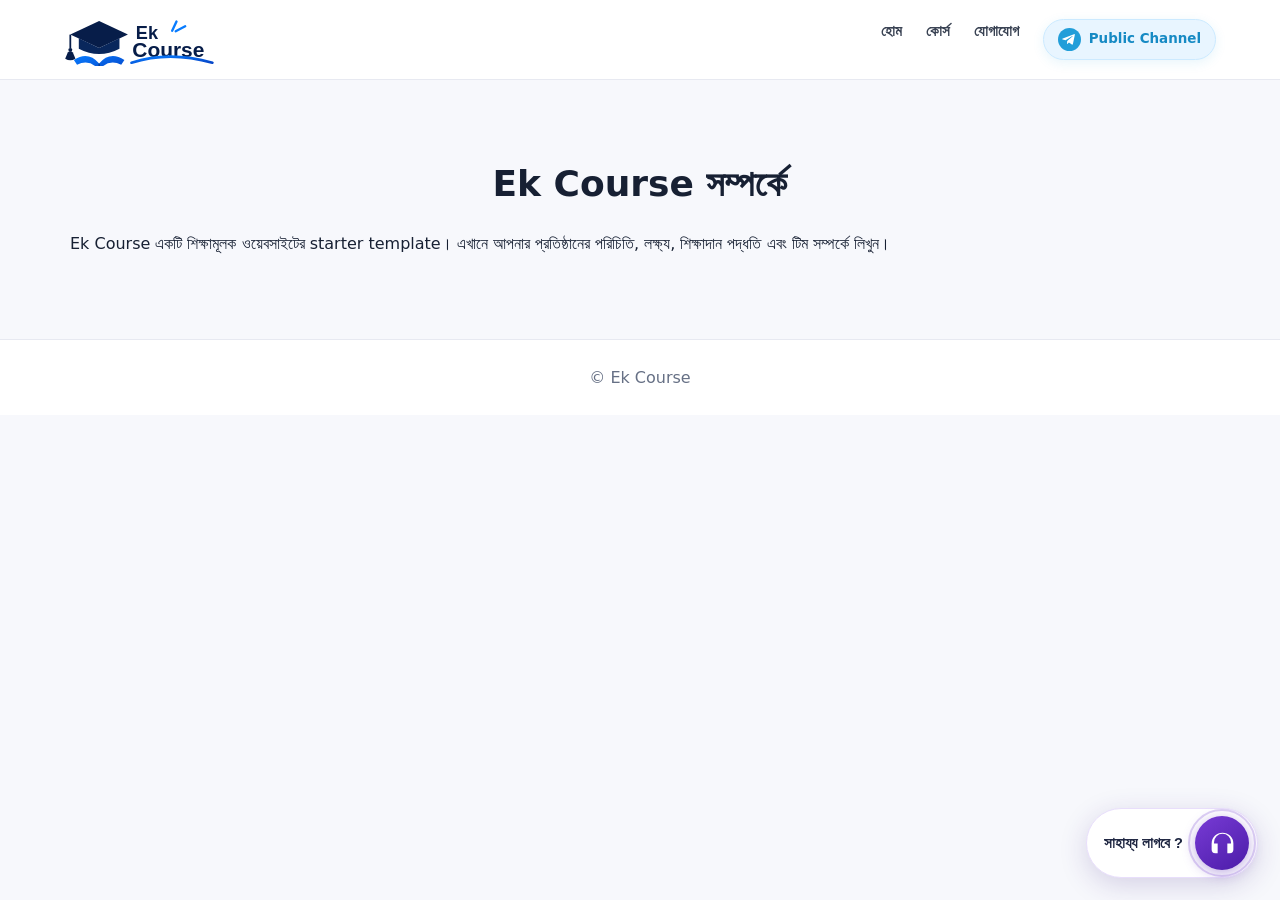
<file: about/index.html>
<!doctype html><html lang="bn"><head><meta charset="utf-8"><meta name="viewport" content="width=device-width,initial-scale=1"><title>আমাদের সম্পর্কে | Ek Course</title><link rel="stylesheet" href="../assets/style.css"><link rel="icon" type="image/svg+xml" href="../icon.svg"></head><body><header class="site-header"><a class="brand" href="../"><img src="../logo.svg" alt="Ek Course" width="150" height="54"></a><nav><a href="../">হোম</a><a href="../courses/">কোর্স</a><a href="../contact/">যোগাযোগ</a><a class="channel-top-link" href="https://t.me/EkPathshala" target="_blank" rel="noopener noreferrer"><span class="channel-top-icon"><svg viewBox="0 0 24 24" aria-hidden="true"><path d="M21.8 4.2 18.7 19c-.2 1.1-.9 1.4-1.8.9l-5-3.7-2.4 2.3c-.3.3-.5.5-1 .5l.4-5.1 9.3-8.4c.4-.4-.1-.6-.6-.2L6.1 12.5 1.2 11c-1.1-.3-1.1-1 .2-1.5L20.5 2c.9-.3 1.7.2 1.3 2.2Z"/></svg></span><span>Public Channel</span></a></nav></header><main class="section"><h2>Ek Course সম্পর্কে</h2><article><p>Ek Course একটি শিক্ষামূলক ওয়েবসাইটের starter template। এখানে আপনার প্রতিষ্ঠানের পরিচিতি, লক্ষ্য, শিক্ষাদান পদ্ধতি এবং টিম সম্পর্কে লিখুন।</p></article></main><footer>© Ek Course</footer><div class="help-launcher" id="helpLauncher"><div class="help-menu" id="helpMenu" aria-hidden="true"><div class="help-menu-title"><strong>যোগাযোগ করুন</strong><small>আপনার পছন্দের মাধ্যমে মেসেজ দিন</small></div><a class="help-choice help-whatsapp" href="https://wa.me/8801835542454" target="_blank" rel="noopener noreferrer"><span class="help-choice-icon"><svg viewBox="0 0 32 32"><path d="M16 3.2A12.5 12.5 0 0 0 5.3 22.1L3.7 28l6.1-1.6A12.5 12.5 0 1 0 16 3.2Z"/></svg></span><span><b>WhatsApp</b><small>সরাসরি মেসেজ করুন</small></span><i>›</i></a><a class="help-choice help-telegram" href="https://t.me/ektk_support_bot" target="_blank" rel="noopener noreferrer"><span class="help-choice-icon"><svg viewBox="0 0 24 24"><path d="M21.8 4.2 18.7 19c-.2 1.1-.9 1.4-1.8.9l-5-3.7-2.4 2.3c-.3.3-.5.5-1 .5l.4-5.1 9.3-8.4c.4-.4-.1-.6-.6-.2L6.1 12.5 1.2 11c-1.1-.3-1.1-1 .2-1.5L20.5 2c.9-.3 1.7.2 1.3 2.2Z"/></svg></span><span><b>Telegram</b><small>@ektk_support</small></span><i>›</i></a></div><button class="help-trigger" id="helpTrigger" type="button" aria-expanded="false" aria-controls="helpMenu"><span class="help-label">সাহায্য লাগবে ?</span><span class="help-headset"><svg viewBox="0 0 24 24"><path d="M12 3a9 9 0 0 0-9 9v5a3 3 0 0 0 3 3h2v-8H5v-1a7 7 0 0 1 14 0v1h-3v8h2a3 3 0 0 0 3-3v-5a9 9 0 0 0-9-9Z"/></svg><span class="help-x">×</span></span></button></div><script>(function(){const r=document.getElementById('helpLauncher'),b=document.getElementById('helpTrigger'),m=document.getElementById('helpMenu');if(!r||!b||!m)return;b.addEventListener('click',()=>{const o=b.getAttribute('aria-expanded')!=='true';b.setAttribute('aria-expanded',String(o));m.classList.toggle('is-open',o);m.setAttribute('aria-hidden',String(!o))});document.addEventListener('click',e=>{if(!e.target.closest('#helpLauncher')){b.setAttribute('aria-expanded','false');m.classList.remove('is-open');m.setAttribute('aria-hidden','true')}})})();</script></body></html>
</file>
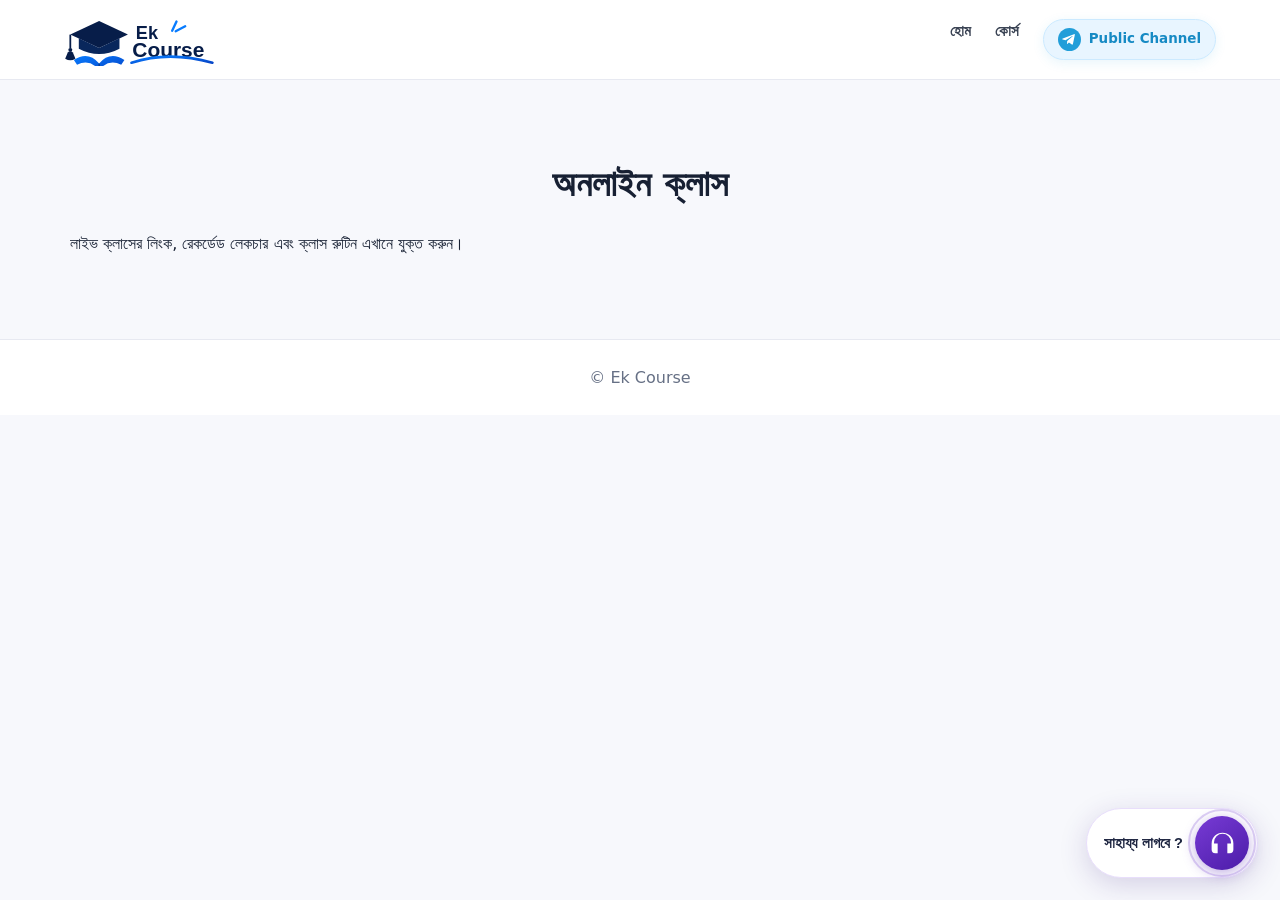
<file: class/index.html>
<!doctype html><html lang="bn"><head><meta charset="utf-8"><meta name="viewport" content="width=device-width,initial-scale=1"><title>ক্লাস | Ek Course</title><link rel="stylesheet" href="../assets/style.css"><link rel="icon" type="image/svg+xml" href="../icon.svg"></head><body><header class="site-header"><a class="brand" href="../"><img src="../logo.svg" alt="Ek Course" width="150" height="54"></a><nav><a href="../">হোম</a><a href="../courses/">কোর্স</a><a class="channel-top-link" href="https://t.me/EkPathshala" target="_blank" rel="noopener noreferrer"><span class="channel-top-icon"><svg viewBox="0 0 24 24" aria-hidden="true"><path d="M21.8 4.2 18.7 19c-.2 1.1-.9 1.4-1.8.9l-5-3.7-2.4 2.3c-.3.3-.5.5-1 .5l.4-5.1 9.3-8.4c.4-.4-.1-.6-.6-.2L6.1 12.5 1.2 11c-1.1-.3-1.1-1 .2-1.5L20.5 2c.9-.3 1.7.2 1.3 2.2Z"/></svg></span><span>Public Channel</span></a></nav></header><main class="section"><h2>অনলাইন ক্লাস</h2><article><p>লাইভ ক্লাসের লিংক, রেকর্ডেড লেকচার এবং ক্লাস রুটিন এখানে যুক্ত করুন।</p></article></main><footer>© Ek Course</footer><div class="help-launcher" id="helpLauncher"><div class="help-menu" id="helpMenu" aria-hidden="true"><div class="help-menu-title"><strong>যোগাযোগ করুন</strong><small>আপনার পছন্দের মাধ্যমে মেসেজ দিন</small></div><a class="help-choice help-whatsapp" href="https://wa.me/8801835542454" target="_blank" rel="noopener noreferrer"><span class="help-choice-icon"><svg viewBox="0 0 32 32"><path d="M16 3.2A12.5 12.5 0 0 0 5.3 22.1L3.7 28l6.1-1.6A12.5 12.5 0 1 0 16 3.2Z"/></svg></span><span><b>WhatsApp</b><small>সরাসরি মেসেজ করুন</small></span><i>›</i></a><a class="help-choice help-telegram" href="https://t.me/ektk_support_bot" target="_blank" rel="noopener noreferrer"><span class="help-choice-icon"><svg viewBox="0 0 24 24"><path d="M21.8 4.2 18.7 19c-.2 1.1-.9 1.4-1.8.9l-5-3.7-2.4 2.3c-.3.3-.5.5-1 .5l.4-5.1 9.3-8.4c.4-.4-.1-.6-.6-.2L6.1 12.5 1.2 11c-1.1-.3-1.1-1 .2-1.5L20.5 2c.9-.3 1.7.2 1.3 2.2Z"/></svg></span><span><b>Telegram</b><small>@ektk_support</small></span><i>›</i></a></div><button class="help-trigger" id="helpTrigger" type="button" aria-expanded="false" aria-controls="helpMenu"><span class="help-label">সাহায্য লাগবে ?</span><span class="help-headset"><svg viewBox="0 0 24 24"><path d="M12 3a9 9 0 0 0-9 9v5a3 3 0 0 0 3 3h2v-8H5v-1a7 7 0 0 1 14 0v1h-3v8h2a3 3 0 0 0 3-3v-5a9 9 0 0 0-9-9Z"/></svg><span class="help-x">×</span></span></button></div><script>(function(){const r=document.getElementById('helpLauncher'),b=document.getElementById('helpTrigger'),m=document.getElementById('helpMenu');if(!r||!b||!m)return;b.addEventListener('click',()=>{const o=b.getAttribute('aria-expanded')!=='true';b.setAttribute('aria-expanded',String(o));m.classList.toggle('is-open',o);m.setAttribute('aria-hidden',String(!o))});document.addEventListener('click',e=>{if(!e.target.closest('#helpLauncher')){b.setAttribute('aria-expanded','false');m.classList.remove('is-open');m.setAttribute('aria-hidden','true')}})})();</script></body></html>
</file>
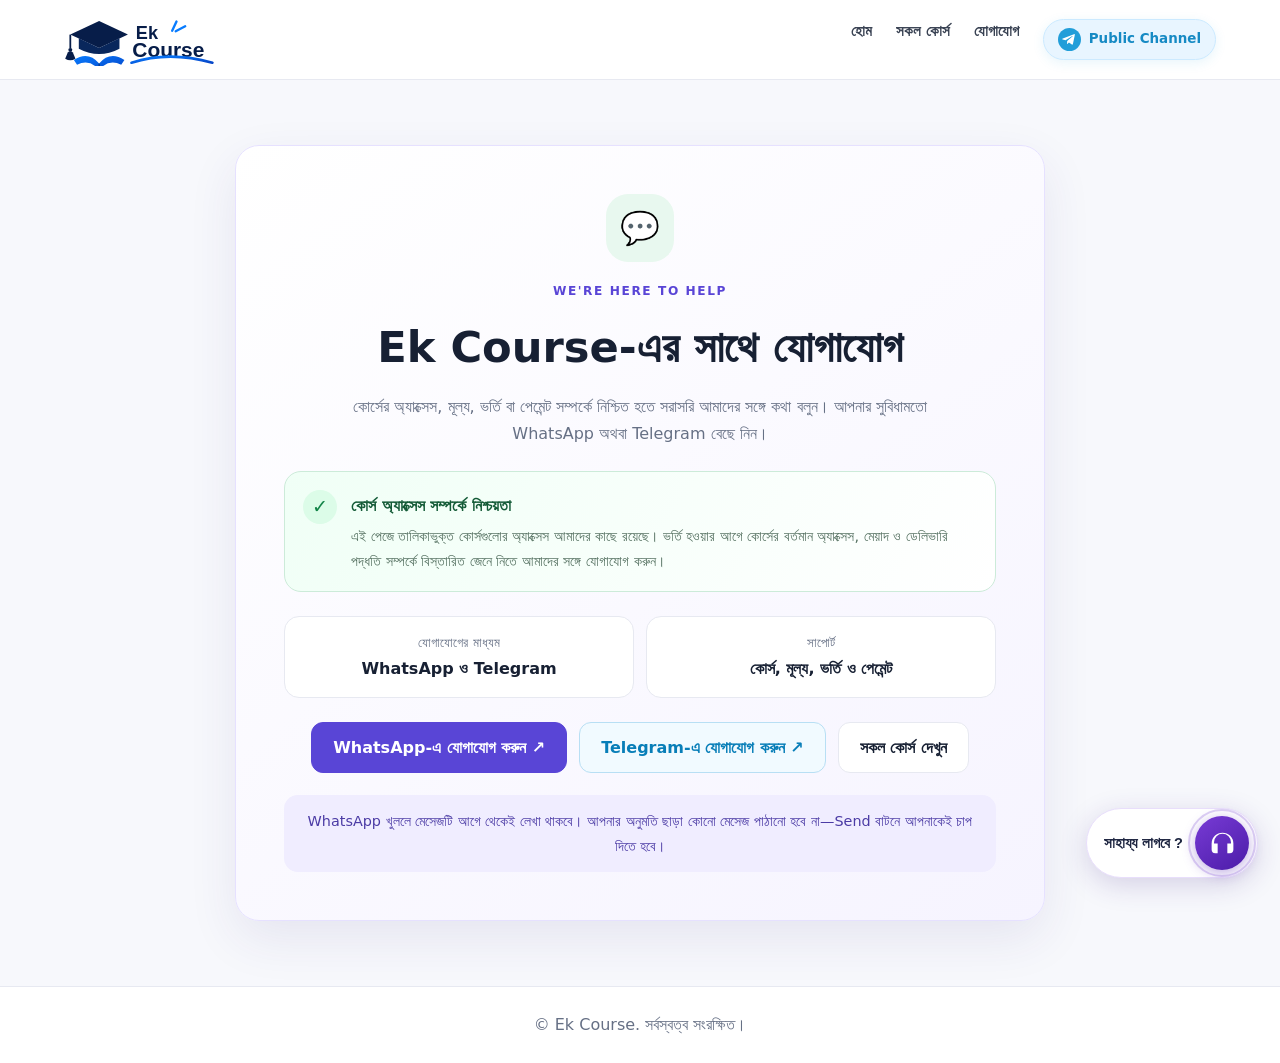
<file: contact/index.html>
<!doctype html><html lang="bn"><head><meta charset="utf-8"><meta name="viewport" content="width=device-width,initial-scale=1"><title>যোগাযোগ | Ek Course</title><meta name="description" content="Ek Course-এর সাথে WhatsApp-এ যোগাযোগ করুন।"><link rel="stylesheet" href="../assets/style.css"><style>
.contact-wrap{max-width:850px;margin:0 auto}.contact-panel{background:linear-gradient(145deg,#fff,#f6f4ff);border:1px solid #e6e1ff;border-radius:24px;padding:clamp(24px,5vw,48px);box-shadow:0 18px 50px rgba(50,40,120,.09);text-align:center;animation:contactUp .6s both}.contact-icon{width:68px;height:68px;margin:0 auto 14px;border-radius:22px;background:#e8f8ef;display:grid;place-items:center;font-size:2rem}.contact-panel h1{font-size:clamp(1.8rem,5vw,2.7rem);margin:8px 0}.contact-panel>p{color:var(--muted);max-width:600px;margin:0 auto 22px}.contact-trust{display:flex;gap:14px;align-items:flex-start;text-align:left;margin:24px 0 16px;padding:18px;border:1px solid #ccebd9;border-radius:17px;background:linear-gradient(120deg,#f0fff6,#fff)}.trust-mark{flex:0 0 34px;width:34px;height:34px;border-radius:50%;display:grid;place-items:center;background:#dcfce8;color:#128447;font-weight:900;font-size:1.2rem}.contact-trust strong{display:block;color:#145b37;margin:2px 0 5px}.contact-trust p{margin:0;color:#547060;font-size:.9rem;line-height:1.7}.telegram-contact{border-color:#b8dff4!important;color:#087eb8!important;background:#f1faff!important}.contact-detail{display:grid;grid-template-columns:1fr 1fr;gap:12px;margin:24px 0}.contact-detail div{padding:15px;border-radius:15px;background:#fff;border:1px solid var(--line)}.contact-detail small{display:block;color:var(--muted)}.contact-actions{display:flex;justify-content:center;flex-wrap:wrap;gap:12px}.contact-hint{margin-top:22px;padding:14px;border-radius:14px;background:#f0edff;color:#4b3ba5;font-size:.9rem}@keyframes contactUp{from{opacity:0;transform:translateY(18px)}to{opacity:1;transform:translateY(0)}}@media(max-width:560px){.contact-detail{grid-template-columns:1fr}.contact-panel{border-radius:18px}}@media(prefers-reduced-motion:reduce){.contact-panel{animation:none}}
</style><link rel="icon" type="image/svg+xml" href="../icon.svg"></head><body><header class="site-header"><a class="brand" href="../"><img src="../logo.svg" alt="Ek Course" width="150" height="54"></a><nav><a href="../">হোম</a><a href="../courses/">সকল কোর্স</a><a href="./">যোগাযোগ</a><a class="channel-top-link" href="https://t.me/EkPathshala" target="_blank" rel="noopener noreferrer"><span class="channel-top-icon"><svg viewBox="0 0 24 24" aria-hidden="true"><path d="M21.8 4.2 18.7 19c-.2 1.1-.9 1.4-1.8.9l-5-3.7-2.4 2.3c-.3.3-.5.5-1 .5l.4-5.1 9.3-8.4c.4-.4-.1-.6-.6-.2L6.1 12.5 1.2 11c-1.1-.3-1.1-1 .2-1.5L20.5 2c.9-.3 1.7.2 1.3 2.2Z"/></svg></span><span>Public Channel</span></a></nav></header><main class="section contact-wrap"><div class="contact-panel"><div class="contact-icon">💬</div><span class="section-kicker">WE'RE HERE TO HELP</span><h1>Ek Course-এর সাথে যোগাযোগ</h1><p>কোর্সের অ্যাক্সেস, মূল্য, ভর্তি বা পেমেন্ট সম্পর্কে নিশ্চিত হতে সরাসরি আমাদের সঙ্গে কথা বলুন। আপনার সুবিধামতো WhatsApp অথবা Telegram বেছে নিন।</p><div class="contact-trust"><span class="trust-mark">✓</span><div><strong>কোর্স অ্যাক্সেস সম্পর্কে নিশ্চয়তা</strong><p>এই পেজে তালিকাভুক্ত কোর্সগুলোর অ্যাক্সেস আমাদের কাছে রয়েছে। ভর্তি হওয়ার আগে কোর্সের বর্তমান অ্যাক্সেস, মেয়াদ ও ডেলিভারি পদ্ধতি সম্পর্কে বিস্তারিত জেনে নিতে আমাদের সঙ্গে যোগাযোগ করুন।</p></div></div><div class="contact-detail"><div><small>যোগাযোগের মাধ্যম</small><strong>WhatsApp ও Telegram</strong></div><div><small>সাপোর্ট</small><strong>কোর্স, মূল্য, ভর্তি ও পেমেন্ট</strong></div></div><div class="contact-actions"><a class="btn primary" href="https://wa.me/8801835542454?text=%E0%A6%86%E0%A6%B8%E0%A6%B8%E0%A6%BE%E0%A6%B2%E0%A6%BE%E0%A6%AE%E0%A7%81%20%E0%A6%86%E0%A6%B2%E0%A6%BE%E0%A6%87%E0%A6%95%E0%A7%81%E0%A6%AE%2C%20%E0%A6%86%E0%A6%AE%E0%A6%BF%20Ek%20Course-%E0%A6%8F%E0%A6%B0%20Contact%20Page%20%E0%A6%A5%E0%A7%87%E0%A6%95%E0%A7%87%20%E0%A6%AF%E0%A7%8B%E0%A6%97%E0%A6%BE%E0%A6%AF%E0%A7%8B%E0%A6%97%20%E0%A6%95%E0%A6%B0%E0%A6%9B%E0%A6%BF%E0%A5%A4%20%E0%A6%95%E0%A7%8B%E0%A6%B0%E0%A7%8D%E0%A6%B8%E0%A7%87%E0%A6%B0%20%E0%A6%85%E0%A7%8D%E0%A6%AF%E0%A6%BE%E0%A6%95%E0%A7%8D%E0%A6%B8%E0%A7%87%E0%A6%B8%20%E0%A6%93%20%E0%A6%AD%E0%A6%B0%E0%A7%8D%E0%A6%A4%E0%A6%BF%E0%A6%B0%20%E0%A6%AC%E0%A6%BF%E0%A6%B8%E0%A7%8D%E0%A6%A4%E0%A6%BE%E0%A6%B0%E0%A6%BF%E0%A6%A4%20%E0%A6%9C%E0%A6%BE%E0%A6%A8%E0%A6%A4%E0%A7%87%20%E0%A6%9A%E0%A6%BE%E0%A6%87%E0%A5%A4" target="_blank" rel="noopener noreferrer">WhatsApp-এ যোগাযোগ করুন ↗</a><a class="btn telegram-contact" href="https://t.me/ektk_support_bot" target="_blank" rel="noopener noreferrer">Telegram-এ যোগাযোগ করুন ↗</a><a class="btn" href="../courses/">সকল কোর্স দেখুন</a></div><div class="contact-hint">WhatsApp খুললে মেসেজটি আগে থেকেই লেখা থাকবে। আপনার অনুমতি ছাড়া কোনো মেসেজ পাঠানো হবে না—Send বাটনে আপনাকেই চাপ দিতে হবে।</div></div></main><footer>© Ek Course. সর্বস্বত্ব সংরক্ষিত।</footer><div class="help-launcher" id="helpLauncher"><div class="help-menu" id="helpMenu" aria-hidden="true"><div class="help-menu-title"><strong>যোগাযোগ করুন</strong><small>আপনার পছন্দের মাধ্যমে মেসেজ দিন</small></div><a class="help-choice help-whatsapp" href="https://wa.me/8801835542454" target="_blank" rel="noopener noreferrer"><span class="help-choice-icon"><svg viewBox="0 0 32 32"><path d="M16 3.2A12.5 12.5 0 0 0 5.3 22.1L3.7 28l6.1-1.6A12.5 12.5 0 1 0 16 3.2Z"/></svg></span><span><b>WhatsApp</b><small>সরাসরি মেসেজ করুন</small></span><i>›</i></a><a class="help-choice help-telegram" href="https://t.me/ektk_support_bot" target="_blank" rel="noopener noreferrer"><span class="help-choice-icon"><svg viewBox="0 0 24 24"><path d="M21.8 4.2 18.7 19c-.2 1.1-.9 1.4-1.8.9l-5-3.7-2.4 2.3c-.3.3-.5.5-1 .5l.4-5.1 9.3-8.4c.4-.4-.1-.6-.6-.2L6.1 12.5 1.2 11c-1.1-.3-1.1-1 .2-1.5L20.5 2c.9-.3 1.7.2 1.3 2.2Z"/></svg></span><span><b>Telegram</b><small>@ektk_support</small></span><i>›</i></a></div><button class="help-trigger" id="helpTrigger" type="button" aria-expanded="false" aria-controls="helpMenu"><span class="help-label">সাহায্য লাগবে ?</span><span class="help-headset"><svg viewBox="0 0 24 24"><path d="M12 3a9 9 0 0 0-9 9v5a3 3 0 0 0 3 3h2v-8H5v-1a7 7 0 0 1 14 0v1h-3v8h2a3 3 0 0 0 3-3v-5a9 9 0 0 0-9-9Z"/></svg><span class="help-x">×</span></span></button></div><script>(function(){const r=document.getElementById('helpLauncher'),b=document.getElementById('helpTrigger'),m=document.getElementById('helpMenu');if(!r||!b||!m)return;b.addEventListener('click',()=>{const o=b.getAttribute('aria-expanded')!=='true';b.setAttribute('aria-expanded',String(o));m.classList.toggle('is-open',o);m.setAttribute('aria-hidden',String(!o))});document.addEventListener('click',e=>{if(!e.target.closest('#helpLauncher')){b.setAttribute('aria-expanded','false');m.classList.remove('is-open');m.setAttribute('aria-hidden','true')}})})();</script></body></html>
</file>
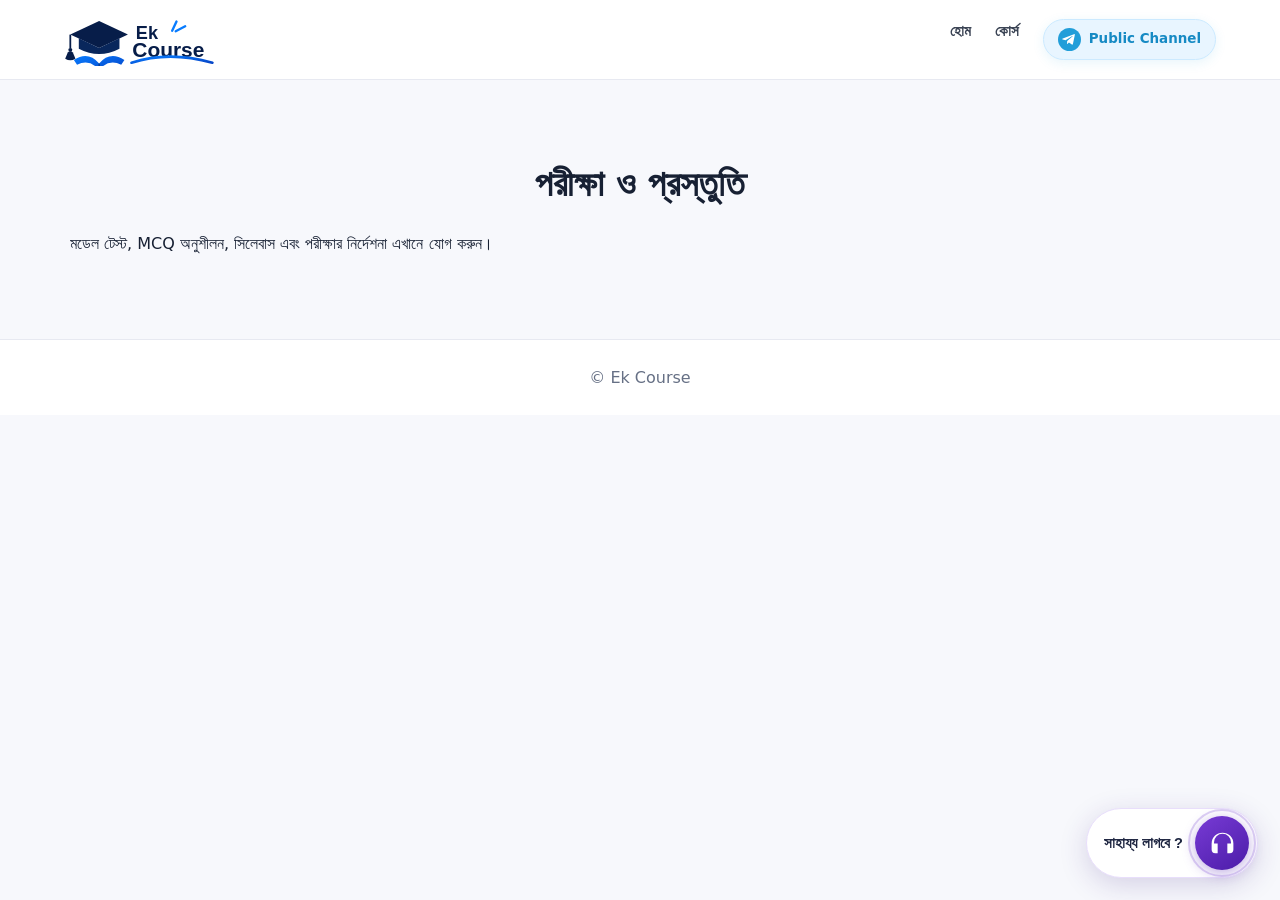
<file: exam/index.html>
<!doctype html><html lang="bn"><head><meta charset="utf-8"><meta name="viewport" content="width=device-width,initial-scale=1"><title>পরীক্ষা ও প্রস্তুতি | Ek Course</title><link rel="stylesheet" href="../assets/style.css"><link rel="icon" type="image/svg+xml" href="../icon.svg"></head><body><header class="site-header"><a class="brand" href="../"><img src="../logo.svg" alt="Ek Course" width="150" height="54"></a><nav><a href="../">হোম</a><a href="../courses/">কোর্স</a><a class="channel-top-link" href="https://t.me/EkPathshala" target="_blank" rel="noopener noreferrer"><span class="channel-top-icon"><svg viewBox="0 0 24 24" aria-hidden="true"><path d="M21.8 4.2 18.7 19c-.2 1.1-.9 1.4-1.8.9l-5-3.7-2.4 2.3c-.3.3-.5.5-1 .5l.4-5.1 9.3-8.4c.4-.4-.1-.6-.6-.2L6.1 12.5 1.2 11c-1.1-.3-1.1-1 .2-1.5L20.5 2c.9-.3 1.7.2 1.3 2.2Z"/></svg></span><span>Public Channel</span></a></nav></header><main class="section"><h2>পরীক্ষা ও প্রস্তুতি</h2><article><p>মডেল টেস্ট, MCQ অনুশীলন, সিলেবাস এবং পরীক্ষার নির্দেশনা এখানে যোগ করুন।</p></article></main><footer>© Ek Course</footer><div class="help-launcher" id="helpLauncher"><div class="help-menu" id="helpMenu" aria-hidden="true"><div class="help-menu-title"><strong>যোগাযোগ করুন</strong><small>আপনার পছন্দের মাধ্যমে মেসেজ দিন</small></div><a class="help-choice help-whatsapp" href="https://wa.me/8801835542454" target="_blank" rel="noopener noreferrer"><span class="help-choice-icon"><svg viewBox="0 0 32 32"><path d="M16 3.2A12.5 12.5 0 0 0 5.3 22.1L3.7 28l6.1-1.6A12.5 12.5 0 1 0 16 3.2Z"/></svg></span><span><b>WhatsApp</b><small>সরাসরি মেসেজ করুন</small></span><i>›</i></a><a class="help-choice help-telegram" href="https://t.me/ektk_support_bot" target="_blank" rel="noopener noreferrer"><span class="help-choice-icon"><svg viewBox="0 0 24 24"><path d="M21.8 4.2 18.7 19c-.2 1.1-.9 1.4-1.8.9l-5-3.7-2.4 2.3c-.3.3-.5.5-1 .5l.4-5.1 9.3-8.4c.4-.4-.1-.6-.6-.2L6.1 12.5 1.2 11c-1.1-.3-1.1-1 .2-1.5L20.5 2c.9-.3 1.7.2 1.3 2.2Z"/></svg></span><span><b>Telegram</b><small>@ektk_support</small></span><i>›</i></a></div><button class="help-trigger" id="helpTrigger" type="button" aria-expanded="false" aria-controls="helpMenu"><span class="help-label">সাহায্য লাগবে ?</span><span class="help-headset"><svg viewBox="0 0 24 24"><path d="M12 3a9 9 0 0 0-9 9v5a3 3 0 0 0 3 3h2v-8H5v-1a7 7 0 0 1 14 0v1h-3v8h2a3 3 0 0 0 3-3v-5a9 9 0 0 0-9-9Z"/></svg><span class="help-x">×</span></span></button></div><script>(function(){const r=document.getElementById('helpLauncher'),b=document.getElementById('helpTrigger'),m=document.getElementById('helpMenu');if(!r||!b||!m)return;b.addEventListener('click',()=>{const o=b.getAttribute('aria-expanded')!=='true';b.setAttribute('aria-expanded',String(o));m.classList.toggle('is-open',o);m.setAttribute('aria-hidden',String(!o))});document.addEventListener('click',e=>{if(!e.target.closest('#helpLauncher')){b.setAttribute('aria-expanded','false');m.classList.remove('is-open');m.setAttribute('aria-hidden','true')}})})();</script></body></html>
</file>
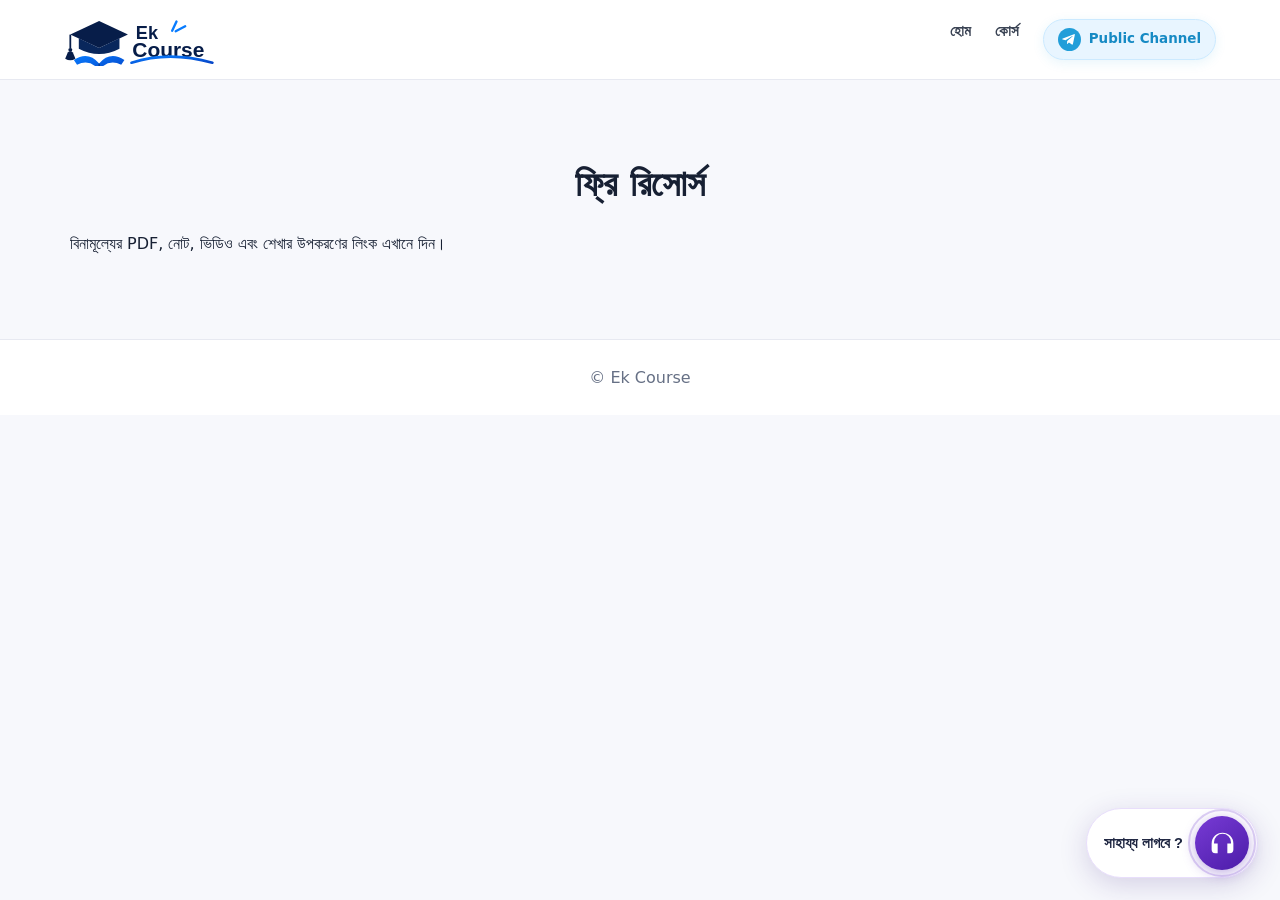
<file: free/index.html>
<!doctype html><html lang="bn"><head><meta charset="utf-8"><meta name="viewport" content="width=device-width,initial-scale=1"><title>ফ্রি রিসোর্স | Ek Course</title><link rel="stylesheet" href="../assets/style.css"><link rel="icon" type="image/svg+xml" href="../icon.svg"></head><body><header class="site-header"><a class="brand" href="../"><img src="../logo.svg" alt="Ek Course" width="150" height="54"></a><nav><a href="../">হোম</a><a href="../courses/">কোর্স</a><a class="channel-top-link" href="https://t.me/EkPathshala" target="_blank" rel="noopener noreferrer"><span class="channel-top-icon"><svg viewBox="0 0 24 24" aria-hidden="true"><path d="M21.8 4.2 18.7 19c-.2 1.1-.9 1.4-1.8.9l-5-3.7-2.4 2.3c-.3.3-.5.5-1 .5l.4-5.1 9.3-8.4c.4-.4-.1-.6-.6-.2L6.1 12.5 1.2 11c-1.1-.3-1.1-1 .2-1.5L20.5 2c.9-.3 1.7.2 1.3 2.2Z"/></svg></span><span>Public Channel</span></a></nav></header><main class="section"><h2>ফ্রি রিসোর্স</h2><article><p>বিনামূল্যের PDF, নোট, ভিডিও এবং শেখার উপকরণের লিংক এখানে দিন।</p></article></main><footer>© Ek Course</footer><div class="help-launcher" id="helpLauncher"><div class="help-menu" id="helpMenu" aria-hidden="true"><div class="help-menu-title"><strong>যোগাযোগ করুন</strong><small>আপনার পছন্দের মাধ্যমে মেসেজ দিন</small></div><a class="help-choice help-whatsapp" href="https://wa.me/8801835542454" target="_blank" rel="noopener noreferrer"><span class="help-choice-icon"><svg viewBox="0 0 32 32"><path d="M16 3.2A12.5 12.5 0 0 0 5.3 22.1L3.7 28l6.1-1.6A12.5 12.5 0 1 0 16 3.2Z"/></svg></span><span><b>WhatsApp</b><small>সরাসরি মেসেজ করুন</small></span><i>›</i></a><a class="help-choice help-telegram" href="https://t.me/ektk_support_bot" target="_blank" rel="noopener noreferrer"><span class="help-choice-icon"><svg viewBox="0 0 24 24"><path d="M21.8 4.2 18.7 19c-.2 1.1-.9 1.4-1.8.9l-5-3.7-2.4 2.3c-.3.3-.5.5-1 .5l.4-5.1 9.3-8.4c.4-.4-.1-.6-.6-.2L6.1 12.5 1.2 11c-1.1-.3-1.1-1 .2-1.5L20.5 2c.9-.3 1.7.2 1.3 2.2Z"/></svg></span><span><b>Telegram</b><small>@ektk_support</small></span><i>›</i></a></div><button class="help-trigger" id="helpTrigger" type="button" aria-expanded="false" aria-controls="helpMenu"><span class="help-label">সাহায্য লাগবে ?</span><span class="help-headset"><svg viewBox="0 0 24 24"><path d="M12 3a9 9 0 0 0-9 9v5a3 3 0 0 0 3 3h2v-8H5v-1a7 7 0 0 1 14 0v1h-3v8h2a3 3 0 0 0 3-3v-5a9 9 0 0 0-9-9Z"/></svg><span class="help-x">×</span></span></button></div><script>(function(){const r=document.getElementById('helpLauncher'),b=document.getElementById('helpTrigger'),m=document.getElementById('helpMenu');if(!r||!b||!m)return;b.addEventListener('click',()=>{const o=b.getAttribute('aria-expanded')!=='true';b.setAttribute('aria-expanded',String(o));m.classList.toggle('is-open',o);m.setAttribute('aria-hidden',String(!o))});document.addEventListener('click',e=>{if(!e.target.closest('#helpLauncher')){b.setAttribute('aria-expanded','false');m.classList.remove('is-open');m.setAttribute('aria-hidden','true')}})})();</script></body></html>
</file>
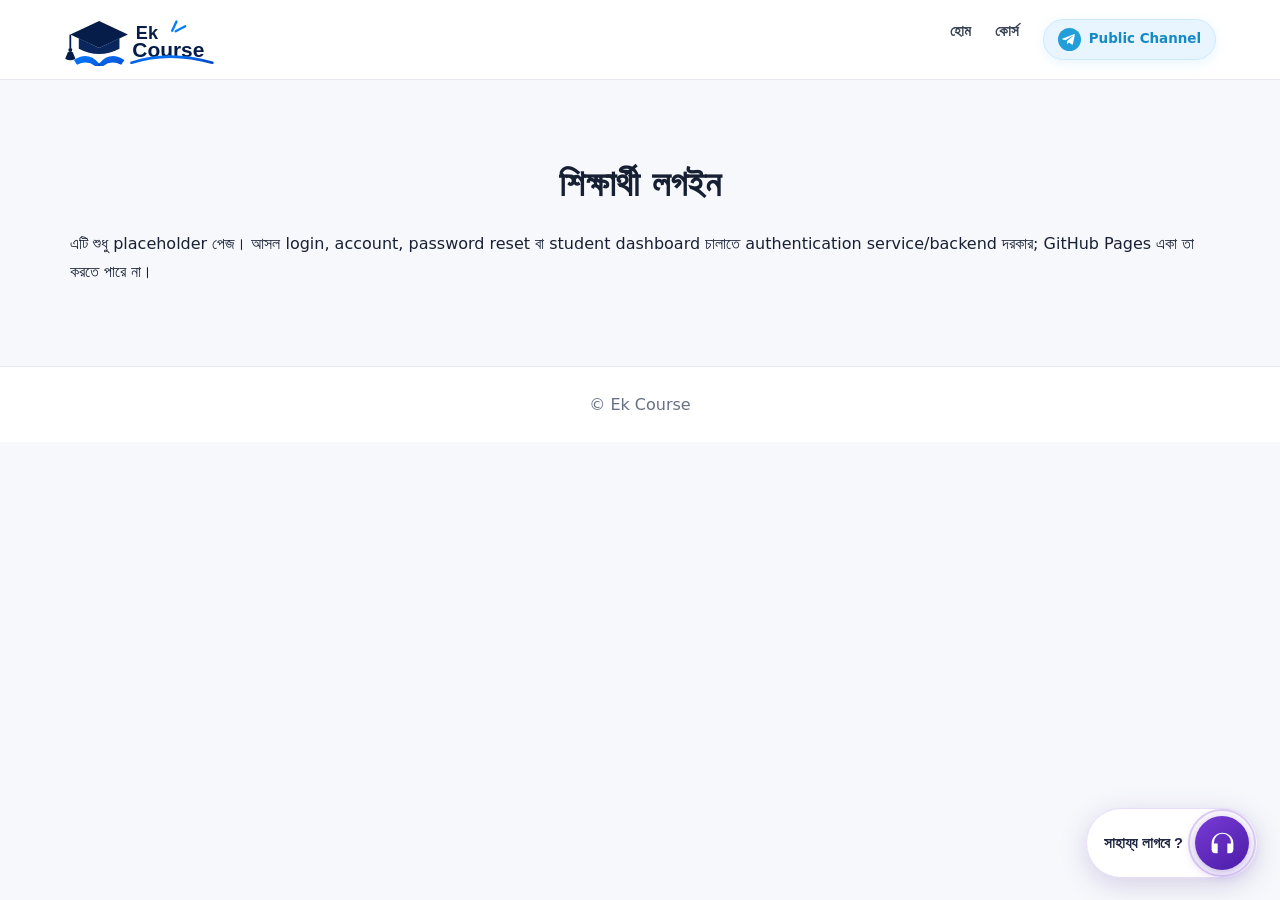
<file: login/index.html>
<!doctype html><html lang="bn"><head><meta charset="utf-8"><meta name="viewport" content="width=device-width,initial-scale=1"><title>লগইন | Ek Course</title><link rel="stylesheet" href="../assets/style.css"><link rel="icon" type="image/svg+xml" href="../icon.svg"></head><body><header class="site-header"><a class="brand" href="../"><img src="../logo.svg" alt="Ek Course" width="150" height="54"></a><nav><a href="../">হোম</a><a href="../courses/">কোর্স</a><a class="channel-top-link" href="https://t.me/EkPathshala" target="_blank" rel="noopener noreferrer"><span class="channel-top-icon"><svg viewBox="0 0 24 24" aria-hidden="true"><path d="M21.8 4.2 18.7 19c-.2 1.1-.9 1.4-1.8.9l-5-3.7-2.4 2.3c-.3.3-.5.5-1 .5l.4-5.1 9.3-8.4c.4-.4-.1-.6-.6-.2L6.1 12.5 1.2 11c-1.1-.3-1.1-1 .2-1.5L20.5 2c.9-.3 1.7.2 1.3 2.2Z"/></svg></span><span>Public Channel</span></a></nav></header><main class="section"><h2>শিক্ষার্থী লগইন</h2><article><p>এটি শুধু placeholder পেজ। আসল login, account, password reset বা student dashboard চালাতে authentication service/backend দরকার; GitHub Pages একা তা করতে পারে না।</p></article></main><footer>© Ek Course</footer><div class="help-launcher" id="helpLauncher"><div class="help-menu" id="helpMenu" aria-hidden="true"><div class="help-menu-title"><strong>যোগাযোগ করুন</strong><small>আপনার পছন্দের মাধ্যমে মেসেজ দিন</small></div><a class="help-choice help-whatsapp" href="https://wa.me/8801835542454" target="_blank" rel="noopener noreferrer"><span class="help-choice-icon"><svg viewBox="0 0 32 32"><path d="M16 3.2A12.5 12.5 0 0 0 5.3 22.1L3.7 28l6.1-1.6A12.5 12.5 0 1 0 16 3.2Z"/></svg></span><span><b>WhatsApp</b><small>সরাসরি মেসেজ করুন</small></span><i>›</i></a><a class="help-choice help-telegram" href="https://t.me/ektk_support_bot" target="_blank" rel="noopener noreferrer"><span class="help-choice-icon"><svg viewBox="0 0 24 24"><path d="M21.8 4.2 18.7 19c-.2 1.1-.9 1.4-1.8.9l-5-3.7-2.4 2.3c-.3.3-.5.5-1 .5l.4-5.1 9.3-8.4c.4-.4-.1-.6-.6-.2L6.1 12.5 1.2 11c-1.1-.3-1.1-1 .2-1.5L20.5 2c.9-.3 1.7.2 1.3 2.2Z"/></svg></span><span><b>Telegram</b><small>@ektk_support</small></span><i>›</i></a></div><button class="help-trigger" id="helpTrigger" type="button" aria-expanded="false" aria-controls="helpMenu"><span class="help-label">সাহায্য লাগবে ?</span><span class="help-headset"><svg viewBox="0 0 24 24"><path d="M12 3a9 9 0 0 0-9 9v5a3 3 0 0 0 3 3h2v-8H5v-1a7 7 0 0 1 14 0v1h-3v8h2a3 3 0 0 0 3-3v-5a9 9 0 0 0-9-9Z"/></svg><span class="help-x">×</span></span></button></div><script>(function(){const r=document.getElementById('helpLauncher'),b=document.getElementById('helpTrigger'),m=document.getElementById('helpMenu');if(!r||!b||!m)return;b.addEventListener('click',()=>{const o=b.getAttribute('aria-expanded')!=='true';b.setAttribute('aria-expanded',String(o));m.classList.toggle('is-open',o);m.setAttribute('aria-hidden',String(!o))});document.addEventListener('click',e=>{if(!e.target.closest('#helpLauncher')){b.setAttribute('aria-expanded','false');m.classList.remove('is-open');m.setAttribute('aria-hidden','true')}})})();</script></body></html>
</file>
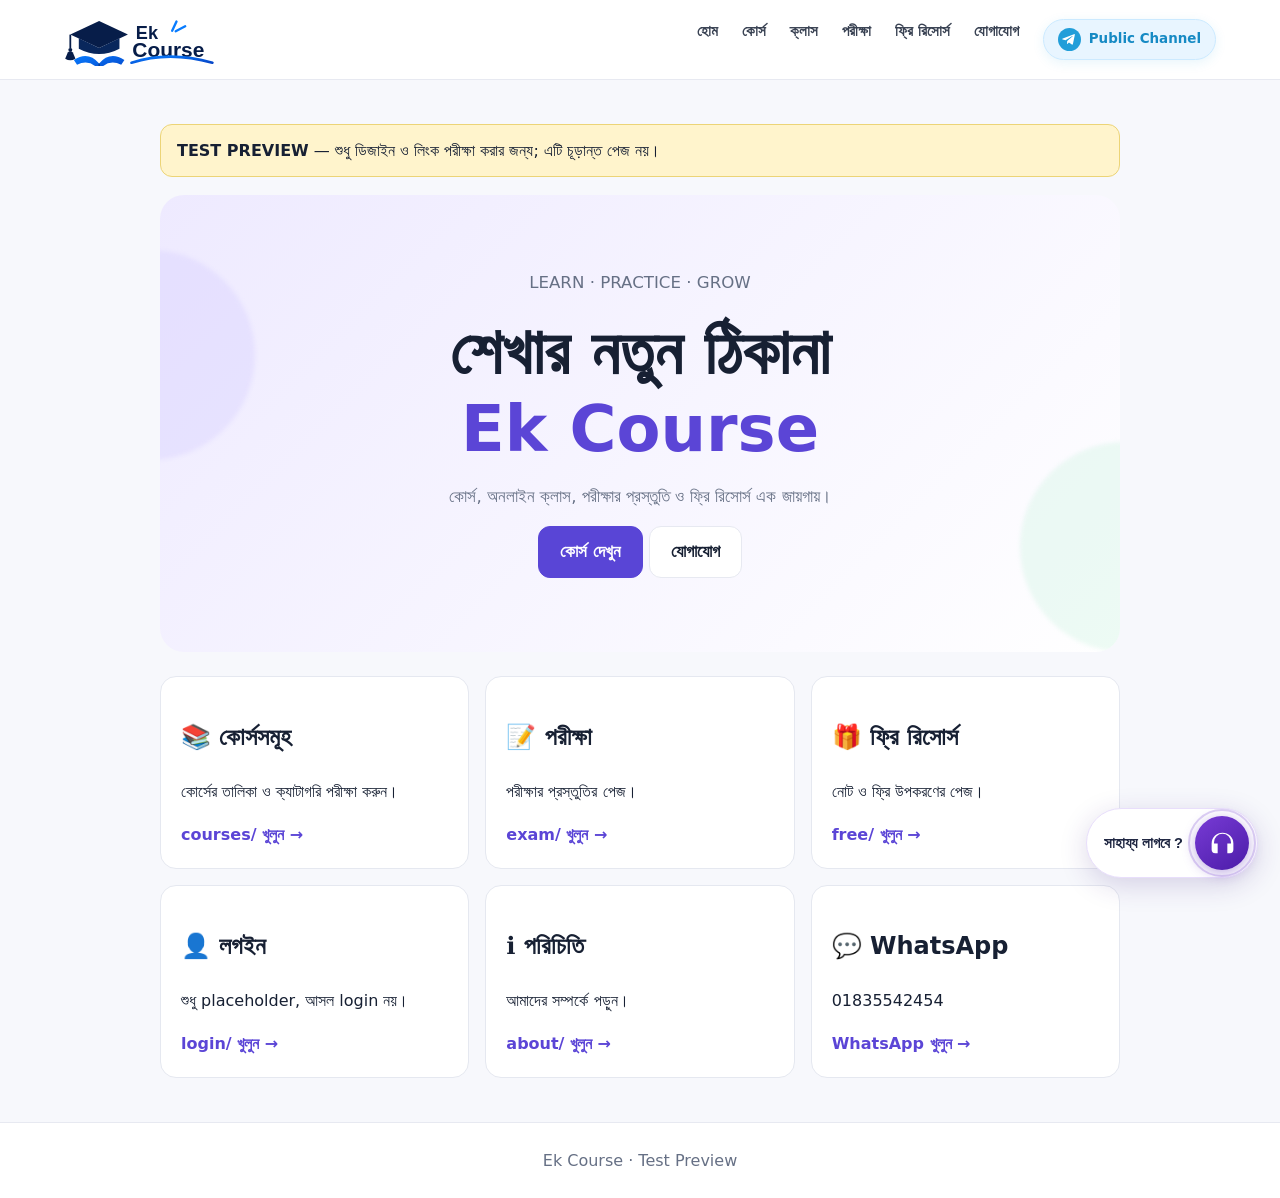
<file: test/index.html>
<!doctype html>
<html lang="bn">
<head>
<meta charset="utf-8">
<meta name="viewport" content="width=device-width,initial-scale=1">
<meta name="robots" content="noindex,nofollow">
<title>Ek Course | Test Preview</title>
<link rel="stylesheet" href="../assets/style.css">
<style>.test{max-width:1000px;margin:24px auto;padding:20px}.banner{background:#fff4cc;border:1px solid #ecd477;padding:12px 16px;border-radius:12px}.hero{margin-top:18px;padding:60px 20px;text-align:center;border-radius:24px;background:linear-gradient(135deg,#eeeaff,#fff)}.hero h1{font-size:clamp(2rem,6vw,4rem);line-height:1.2}.hero h1 span{color:#5b45d6}.grid{display:grid;grid-template-columns:repeat(3,1fr);gap:16px;margin-top:24px}.tile{background:#fff;border:1px solid #e5e8f0;border-radius:16px;padding:20px}.tile a{color:#5b45d6;font-weight:bold;text-decoration:none}@media(max-width:700px){.grid{grid-template-columns:1fr}.test{padding:12px}}</style>
<link rel="icon" type="image/svg+xml" href="../icon.svg"></head>
<body>
<header class="site-header"><a class="brand" href="../"><img src="../logo.svg" alt="Ek Course" width="150" height="54"></a><nav><a href="../">হোম</a><a href="../courses/">কোর্স</a><a href="../class/">ক্লাস</a><a href="../exam/">পরীক্ষা</a><a href="../free/">ফ্রি রিসোর্স</a><a href="../contact/">যোগাযোগ</a><a class="channel-top-link" href="https://t.me/EkPathshala" target="_blank" rel="noopener noreferrer"><span class="channel-top-icon"><svg viewBox="0 0 24 24" aria-hidden="true"><path d="M21.8 4.2 18.7 19c-.2 1.1-.9 1.4-1.8.9l-5-3.7-2.4 2.3c-.3.3-.5.5-1 .5l.4-5.1 9.3-8.4c.4-.4-.1-.6-.6-.2L6.1 12.5 1.2 11c-1.1-.3-1.1-1 .2-1.5L20.5 2c.9-.3 1.7.2 1.3 2.2Z"/></svg></span><span>Public Channel</span></a></nav></header>
<main class="test"><div class="banner"><strong>TEST PREVIEW</strong> — শুধু ডিজাইন ও লিংক পরীক্ষা করার জন্য; এটি চূড়ান্ত পেজ নয়।</div><section class="hero"><p>LEARN · PRACTICE · GROW</p><h1>শেখার নতুন ঠিকানা<br><span>Ek Course</span></h1><p>কোর্স, অনলাইন ক্লাস, পরীক্ষার প্রস্তুতি ও ফ্রি রিসোর্স এক জায়গায়।</p><p><a class="btn primary" href="../courses/">কোর্স দেখুন</a> <a class="btn" href="../contact/">যোগাযোগ</a></p></section><section class="grid"><article class="tile"><h2>📚 কোর্সসমূহ</h2><p>কোর্সের তালিকা ও ক্যাটাগরি পরীক্ষা করুন।</p><a href="../courses/">courses/ খুলুন →</a></article><article class="tile"><h2>📝 পরীক্ষা</h2><p>পরীক্ষার প্রস্তুতির পেজ।</p><a href="../exam/">exam/ খুলুন →</a></article><article class="tile"><h2>🎁 ফ্রি রিসোর্স</h2><p>নোট ও ফ্রি উপকরণের পেজ।</p><a href="../free/">free/ খুলুন →</a></article><article class="tile"><h2>👤 লগইন</h2><p>শুধু placeholder, আসল login নয়।</p><a href="../login/">login/ খুলুন →</a></article><article class="tile"><h2>ℹ️ পরিচিতি</h2><p>আমাদের সম্পর্কে পড়ুন।</p><a href="../about/">about/ খুলুন →</a></article><article class="tile"><h2>💬 WhatsApp</h2><p>01835542454</p><a href="https://wa.me/8801835542454">WhatsApp খুলুন →</a></article></section></main><footer style="text-align:center;padding:24px">Ek Course · Test Preview</footer><div class="help-launcher" id="helpLauncher"><div class="help-menu" id="helpMenu" aria-hidden="true"><div class="help-menu-title"><strong>যোগাযোগ করুন</strong><small>আপনার পছন্দের মাধ্যমে মেসেজ দিন</small></div><a class="help-choice help-whatsapp" href="https://wa.me/8801835542454" target="_blank" rel="noopener noreferrer"><span class="help-choice-icon"><svg viewBox="0 0 32 32"><path d="M16 3.2A12.5 12.5 0 0 0 5.3 22.1L3.7 28l6.1-1.6A12.5 12.5 0 1 0 16 3.2Z"/></svg></span><span><b>WhatsApp</b><small>সরাসরি মেসেজ করুন</small></span><i>›</i></a><a class="help-choice help-telegram" href="https://t.me/ektk_support_bot" target="_blank" rel="noopener noreferrer"><span class="help-choice-icon"><svg viewBox="0 0 24 24"><path d="M21.8 4.2 18.7 19c-.2 1.1-.9 1.4-1.8.9l-5-3.7-2.4 2.3c-.3.3-.5.5-1 .5l.4-5.1 9.3-8.4c.4-.4-.1-.6-.6-.2L6.1 12.5 1.2 11c-1.1-.3-1.1-1 .2-1.5L20.5 2c.9-.3 1.7.2 1.3 2.2Z"/></svg></span><span><b>Telegram</b><small>@ektk_support</small></span><i>›</i></a></div><button class="help-trigger" id="helpTrigger" type="button" aria-expanded="false" aria-controls="helpMenu"><span class="help-label">সাহায্য লাগবে ?</span><span class="help-headset"><svg viewBox="0 0 24 24"><path d="M12 3a9 9 0 0 0-9 9v5a3 3 0 0 0 3 3h2v-8H5v-1a7 7 0 0 1 14 0v1h-3v8h2a3 3 0 0 0 3-3v-5a9 9 0 0 0-9-9Z"/></svg><span class="help-x">×</span></span></button></div><script>(function(){const r=document.getElementById('helpLauncher'),b=document.getElementById('helpTrigger'),m=document.getElementById('helpMenu');if(!r||!b||!m)return;b.addEventListener('click',()=>{const o=b.getAttribute('aria-expanded')!=='true';b.setAttribute('aria-expanded',String(o));m.classList.toggle('is-open',o);m.setAttribute('aria-hidden',String(!o))});document.addEventListener('click',e=>{if(!e.target.closest('#helpLauncher')){b.setAttribute('aria-expanded','false');m.classList.remove('is-open');m.setAttribute('aria-hidden','true')}})})();</script></body></html>
</file>
<file: assets/style.css>
:root{--bg:#f7f8fc;--ink:#172033;--muted:#667085;--brand:#5945d6;--brand-dark:#4332b4;--line:#e7e9f1;--green:#168b4a;--shadow:0 12px 34px rgba(30,35,80,.07)}
*{box-sizing:border-box}html{scroll-behavior:smooth}body{margin:0;background:var(--bg);color:var(--ink);font-family:system-ui,-apple-system,"Noto Sans Bengali",sans-serif;line-height:1.7}
.site-header{position:sticky;top:0;z-index:50;display:flex;align-items:center;justify-content:space-between;gap:20px;padding:13px max(5vw,20px);background:rgba(255,255,255,.94);backdrop-filter:blur(12px);border-bottom:1px solid var(--line)}
.brand{display:flex;align-items:center;gap:10px;color:var(--ink);font-weight:850;font-size:1.15rem;text-decoration:none;white-space:nowrap}.brand img{width:150px;height:auto;max-height:62px;object-fit:contain;display:block;border-radius:0}
.site-header nav{display:flex;gap:clamp(12px,2vw,24px);flex-wrap:wrap}.site-header nav a{color:#384152;text-decoration:none;font-size:.93rem;font-weight:650}.site-header nav a:hover{color:var(--brand)}
.hero{position:relative;overflow:hidden;padding:clamp(68px,9vw,112px) 20px 78px;text-align:center;background:radial-gradient(ellipse at 50% 0%,#e7e2ff 0,rgba(231,226,255,.45) 38%,transparent 72%),linear-gradient(180deg,#fff 0%,#f7f8fc 100%)}
.hero:before,.hero:after{content:"";position:absolute;width:210px;height:210px;border-radius:50%;filter:blur(2px);pointer-events:none}.hero:before{background:#d8d0ff66;left:-115px;top:55px}.hero:after{background:#c8f2df55;right:-110px;bottom:0}
.eyebrow,.section-kicker{display:inline-block;color:var(--brand);font-size:.76rem;font-weight:850;letter-spacing:.13em}.hero h1{position:relative;font-size:clamp(2.35rem,6vw,4.5rem);line-height:1.2;margin:16px 0}.hero h1 span{color:var(--brand)}.hero>p{color:var(--muted);max-width:660px;margin:14px auto;font-size:1.04rem}
.actions{display:flex;justify-content:center;gap:12px;flex-wrap:wrap;margin-top:28px}.btn{display:inline-flex;align-items:center;justify-content:center;gap:8px;padding:11px 21px;border:1px solid var(--line);border-radius:12px;color:var(--ink);background:#fff;text-decoration:none;font-weight:750;transition:.2s}.btn:hover{transform:translateY(-2px);box-shadow:var(--shadow)}.btn.primary{background:var(--brand);color:#fff;border-color:var(--brand)}.btn.primary:hover{background:var(--brand-dark)}
.hero-note{display:flex;justify-content:center;gap:22px;flex-wrap:wrap;margin-top:28px;color:#536071;font-size:.88rem;font-weight:650}.hero-note span: first-letter{color:var(--green)}
.section{max-width:1180px;margin:0 auto;padding:65px 20px}.section h2{text-align:center;font-size:clamp(1.55rem,3vw,2.25rem);margin:8px 0}.home-courses{text-align:center}.section-lead{color:var(--muted);margin:0 auto 28px}.cards{display:grid;grid-template-columns:repeat(3,minmax(0,1fr));gap:18px;margin-top:30px;text-align:left}.cards article{background:#fff;padding:25px;border:1px solid var(--line);border-radius:18px;box-shadow:var(--shadow);transition:transform .2s,box-shadow .2s}.cards article:hover{transform:translateY(-4px);box-shadow:0 18px 42px rgba(30,35,80,.11)}.cards article h3{margin:12px 0 6px}.cards article p{color:var(--muted)}.cards article a{color:var(--brand);font-weight:750;text-decoration:none}.feature-icon{width:48px;height:48px;display:grid;place-items:center;background:#f0edff;border-radius:14px;font-size:1.4rem}
footer{text-align:center;padding:24px;color:var(--muted);border-top:1px solid var(--line);background:#fff}
.whatsapp-float{position:fixed;right:18px;bottom:18px;z-index:1000;display:inline-flex;align-items:center;gap:8px;padding:12px 18px;border-radius:999px;background:var(--green);color:#fff!important;font-weight:800;text-decoration:none;box-shadow:0 8px 24px #17203330}.whatsapp-float:hover{filter:brightness(.94)}
@media(max-width:720px){.site-header{align-items:flex-start;flex-direction:column;padding:12px 18px}.site-header nav{gap:9px 17px}.hero{padding:62px 18px}.cards{grid-template-columns:1fr}.section{padding:48px 18px}.hero-note{gap:10px 17px}}

/* Homepage featured course advertisement */
.home-featured{max-width:1240px;padding-top:54px;padding-bottom:54px}
.featured-ad{display:grid;grid-template-columns:minmax(0,1.05fr) minmax(0,1fr);overflow:hidden;background:#fff;border:1px solid #e6e3f3;border-radius:26px;box-shadow:0 18px 48px rgba(31,35,80,.1);animation:homeReveal .65s both}
.featured-ad>img{width:100%;height:100%;min-height:350px;object-fit:cover;background:#eee}
.featured-ad-content{padding:clamp(22px,4vw,42px);display:flex;flex-direction:column;justify-content:center;min-width:0}
.featured-tags{display:flex;gap:8px;flex-wrap:wrap;margin-bottom:15px}
.featured-tags span{padding:5px 11px;border-radius:30px;background:#f1efff;color:#4e3db2;font-size:.78rem;font-weight:800}
.featured-tags span:first-child{background:#fff0d4;color:#985400}
.featured-ad-content h2{text-align:left;font-size:clamp(1.45rem,3vw,2.25rem);line-height:1.3;margin:10px 0 14px}
.featured-ad-content>p{color:var(--muted);margin:7px 0;line-height:1.8}
.featured-course-detail{display:grid;grid-template-columns:1fr 1fr;gap:9px;margin:16px 0;color:#384152;font-size:.9rem}
.featured-course-detail span{padding:9px 11px;background:#f7f7fc;border:1px solid #ececf4;border-radius:10px}
.featured-bottom{display:flex;align-items:center;justify-content:space-between;gap:15px;flex-wrap:wrap;margin-top:13px;padding-top:17px;border-top:1px solid var(--line)}
.featured-price{display:flex;flex-direction:column}.featured-price small{color:var(--muted);font-weight:650}.featured-price strong{font-size:2rem;line-height:1.2;color:var(--brand);font-weight:900}
.featured-bottom .btn{min-height:48px}
@keyframes homeReveal{from{opacity:0;transform:translateY(18px)}to{opacity:1;transform:translateY(0)}}
@media(max-width:760px){.site-header{flex-direction:row;align-items:center;padding:10px 15px}.site-header nav{gap:12px}.site-header nav a{font-size:.86rem}.home-featured{padding:35px 14px}.featured-ad{grid-template-columns:1fr;border-radius:19px}.featured-ad>img{min-height:0;aspect-ratio:16/9}.featured-ad-content{padding:20px}.featured-course-detail{grid-template-columns:1fr 1fr}.featured-bottom{align-items:stretch}.featured-bottom .btn{width:100%}.featured-price strong{font-size:1.8rem}.hero{padding:54px 16px}.hero h1{font-size:clamp(2rem,9vw,3rem)}.actions .btn{width:100%;max-width:340px}}
@media(max-width:420px){.site-header{gap:8px}.brand{font-size:1rem}.brand img{width:150px;height:auto;max-height:62px;object-fit:contain;display:block;border-radius:0}.site-header nav{gap:8px}.site-header nav a{font-size:.8rem}.featured-course-detail{grid-template-columns:1fr}.featured-tags span{font-size:.72rem}.featured-ad-content{padding:16px}}
@media(prefers-reduced-motion:reduce){.featured-ad{animation:none}}

/* Floating WhatsApp support */
.support-widget{position:fixed;right:22px;bottom:22px;z-index:9999;font-family:inherit}
.support-toggle{width:62px;height:62px;border:4px solid #fff;border-radius:50%;background:#20c768;box-shadow:0 5px 22px #0003;display:grid;place-items:center;cursor:pointer;transition:transform .2s,box-shadow .2s}
.support-toggle:hover{transform:scale(1.07);box-shadow:0 8px 28px #20c76866}
.support-toggle svg{width:34px;height:34px;fill:#fff}
.support-popover{position:absolute;right:0;bottom:76px;width:min(300px,calc(100vw - 36px));padding:18px;border:1px solid #e9eaf0;border-radius:18px;background:#fff;box-shadow:0 10px 35px #14213d24;display:flex;flex-direction:column;gap:9px;opacity:0;visibility:hidden;transform:translateY(9px);transition:opacity .2s,transform .2s,visibility .2s}
.support-popover.is-open{opacity:1;visibility:visible;transform:translateY(0)}
.support-popover strong{font-size:1rem;color:#14213d}
.support-popover span{font-size:.86rem;line-height:1.55;color:#657084}
.support-chat{display:flex;align-items:center;justify-content:center;padding:11px 14px;border-radius:11px;background:#20c768;color:#fff;text-decoration:none;font-weight:800}
.support-chat:hover{background:#16ad57;color:#fff}
@media(max-width:600px){.support-widget{right:15px;bottom:16px}.support-toggle{width:56px;height:56px}.support-toggle svg{width:30px;height:30px}}

/* Telegram channel top-bar button */
.site-header nav .channel-top-link{display:inline-flex;align-items:center;gap:8px;padding:8px 13px;border:1px solid #d8e9ff;border-radius:999px;background:linear-gradient(135deg,#f2f8ff,#e5f1ff);color:#1877c9;font-size:.84rem;font-weight:800;text-decoration:none;box-shadow:0 3px 12px rgba(34,158,217,.10);transition:transform .2s,box-shadow .2s,background .2s}
.site-header nav .channel-top-link:hover{transform:translateY(-2px);background:#e2f1ff;box-shadow:0 6px 18px rgba(34,158,217,.2);color:#1268b5}
.channel-top-icon{width:23px;height:23px;display:grid;place-items:center;border-radius:50%;background:#229ed9;color:#fff}.channel-top-icon svg{width:14px;height:14px;fill:currentColor}.channel-top-arrow{font-size:1rem}
/* Animated floating support launcher and portrait 9:16 contact panel */
.support-widget{position:fixed;right:24px;bottom:22px;z-index:9999;font-family:inherit}
.support-toggle{position:relative;display:flex;align-items:center;gap:10px;padding:7px 8px 7px 17px;border:1px solid rgba(100,75,220,.14);border-radius:999px;background:#fff;color:#18233c;box-shadow:0 6px 26px rgba(35,27,83,.18);cursor:pointer;animation:supportFloat 3s ease-in-out infinite;transition:transform .2s,box-shadow .2s}
.support-toggle:before{content:"";position:absolute;inset:-6px;border:2px solid rgba(104,75,220,.28);border-radius:999px;animation:supportPulse 2.2s ease-out infinite;pointer-events:none}
.support-toggle-label{font-size:.9rem;font-weight:850;white-space:nowrap}
.support-toggle-icon{width:48px;height:48px;display:grid;place-items:center;border-radius:50%;background:linear-gradient(145deg,#6c3bd1,#4c22a8);box-shadow:0 3px 12px rgba(83,43,180,.35)}
.support-toggle-icon svg{width:27px;height:27px;fill:#fff}
.support-toggle:hover{transform:translateY(-3px);box-shadow:0 10px 30px rgba(35,27,83,.24)}
.support-toggle.is-active{animation:none}
.support-popover{position:absolute;right:0;bottom:75px;width:min(270px,calc(100vw - 34px));aspect-ratio:9/16;max-height:min(480px,70vh);overflow:auto;padding:19px 16px 14px;border:1px solid #e9e7f6;border-radius:25px;background:linear-gradient(160deg,#fff 0%,#f8f6ff 100%);box-shadow:0 15px 45px rgba(34,24,83,.22);display:flex;flex-direction:column;justify-content:center;gap:15px;opacity:0;visibility:hidden;transform:translateY(14px) scale(.96);transform-origin:bottom right;transition:opacity .24s,transform .24s,visibility .24s}
.support-popover.is-open{opacity:1;visibility:visible;transform:translateY(0) scale(1)}
.support-panel-head{display:flex;flex-direction:column;align-items:center;text-align:center;gap:6px;margin-bottom:10px}
.support-head-icon{width:46px;height:46px;display:grid;place-items:center;border-radius:15px;background:#eee8ff;color:#6039c3;font-size:1.6rem}
.support-panel-head strong{font-size:1.12rem;color:#17213a}.support-panel-head small{font-size:.8rem;color:#768096}
.support-option{display:flex;align-items:center;gap:11px;padding:13px 10px;border:1px solid #ececf3;border-radius:16px;background:#fff;color:#17213a;text-decoration:none;box-shadow:0 4px 14px rgba(25,31,65,.06);transition:transform .2s,border-color .2s}
.support-option:hover{transform:translateY(-2px);border-color:#c9b9f3;color:#17213a}
.support-option-icon{width:43px;height:43px;flex:0 0 43px;display:grid;place-items:center;border-radius:13px;color:#fff}
.support-option-icon svg{width:25px;height:25px;fill:currentColor}
.whatsapp-option .support-option-icon{background:#20c768}.telegram-option .support-option-icon{background:#229ed9}
.support-option b{display:block;font-size:.88rem;font-weight:850}.support-option small{display:block;margin-top:2px;font-size:.72rem;color:#7b8498}
.support-arrow{margin-left:auto;color:#9aa2b2;font-size:1.5rem}
.support-footnote{text-align:center;color:#9299aa;font-size:.7rem;margin:2px 0 0}
@keyframes supportPulse{0%{transform:scale(.96);opacity:.8}75%,100%{transform:scale(1.16);opacity:0}}
@keyframes supportFloat{0%,100%{transform:translateY(0)}50%{transform:translateY(-4px)}}
@media(max-width:760px){.site-header nav .channel-top-link{padding:6px 9px;gap:5px;font-size:.72rem}.channel-top-icon{width:20px;height:20px}.support-widget{right:16px;bottom:16px}.support-toggle{padding-left:13px}.support-toggle-icon{width:44px;height:44px}}
@media(max-width:420px){.site-header nav .channel-top-link span:nth-child(2){max-width:88px;white-space:normal;line-height:1.15}.support-popover{width:min(250px,calc(100vw - 30px));max-height:68vh}}
@media(prefers-reduced-motion:reduce){.support-toggle,.support-toggle:before{animation:none}}

/* Minimal floating WhatsApp and Telegram support icons */
.floating-contact{position:fixed;right:22px;bottom:22px;z-index:10000;display:flex;flex-direction:column;gap:13px}
.floating-contact-btn{position:relative;width:56px;height:56px;border:3px solid #fff;border-radius:50%;display:grid;place-items:center;color:#fff;text-decoration:none;box-shadow:0 5px 20px rgba(20,25,55,.22);transition:transform .2s,box-shadow .2s;animation:contactFloat 3s ease-in-out infinite}
.floating-contact-btn:before{content:"";position:absolute;inset:-6px;border:2px solid currentColor;border-radius:50%;opacity:.35;animation:contactPulse 2.2s ease-out infinite}
.floating-contact-btn svg{width:29px;height:29px;fill:currentColor}
.floating-whatsapp{background:#20c768;color:#fff;animation-delay:.15s}
.floating-telegram{background:#229ed9;color:#fff;animation-delay:.5s}
.floating-contact-btn:hover{transform:scale(1.09);box-shadow:0 8px 26px rgba(20,25,55,.3)}
@keyframes contactPulse{0%{transform:scale(.9);opacity:.42}100%{transform:scale(1.35);opacity:0}}
@keyframes contactFloat{0%,100%{translate:0 0}50%{translate:0 -4px}}
@media(max-width:600px){.floating-contact{right:14px;bottom:16px;gap:11px}.floating-contact-btn{width:51px;height:51px}.floating-contact-btn svg{width:26px;height:26px}}
@media(prefers-reduced-motion:reduce){.floating-contact-btn,.floating-contact-btn:before{animation:none}}

/* Top navigation Telegram channel link */
.site-header nav .channel-top-link{display:inline-flex;align-items:center;gap:8px;padding:8px 14px;border-radius:999px;background:#e8f5ff;color:#168ac4;font-size:.84rem;font-weight:800;text-decoration:none;border:1px solid #cceaff;white-space:nowrap;transition:.2s}
.site-header nav .channel-top-link:hover{background:#d9efff;transform:translateY(-1px)}
.channel-top-icon{width:23px;height:23px;border-radius:50%;display:grid;place-items:center;background:#229ed9;color:#fff}.channel-top-icon svg{width:14px;height:14px;fill:currentColor}
.contact-launcher{position:fixed;right:22px;bottom:22px;z-index:10000;font-family:inherit}
.contact-main{position:relative;width:62px;height:62px;border:4px solid #fff;border-radius:50%;background:linear-gradient(145deg,#713bd1,#4b20a5);color:#fff;display:grid;place-items:center;cursor:pointer;box-shadow:0 6px 24px #4b20a555;transition:transform .2s}
.contact-main:before{content:"";position:absolute;inset:-7px;border:2px solid #8b69df66;border-radius:50%;animation:contactHalo 2.3s ease-out infinite}
.contact-main:hover{transform:scale(1.06)}.contact-main-icon{width:30px;height:30px;fill:currentColor}.contact-close{display:none;font-size:34px;line-height:1;font-weight:300}.contact-main[aria-expanded="true"] .contact-main-icon{display:none}.contact-main[aria-expanded="true"] .contact-close{display:block}
.contact-menu{position:absolute;right:0;bottom:78px;width:245px;padding:12px;border:1px solid #e8e4f5;border-radius:19px;background:#fff;box-shadow:0 12px 36px #1d17402b;display:flex;flex-direction:column;gap:9px;opacity:0;visibility:hidden;transform:translateY(10px) scale(.97);transform-origin:bottom right;transition:.2s}
.contact-menu.is-open{opacity:1;visibility:visible;transform:translateY(0) scale(1)}
.contact-choice{display:flex;align-items:center;gap:12px;padding:11px;border-radius:13px;background:#fafaff;text-decoration:none;color:#18233c;border:1px solid #eeedf5}
.contact-choice>svg{width:25px;height:25px;flex:0 0 25px;fill:#fff;padding:8px;box-sizing:content-box;border-radius:12px}
.contact-choice span{display:flex;flex-direction:column;gap:2px}.contact-choice b{font-size:.9rem}.contact-choice small{font-size:.73rem;color:#788196}
.whatsapp-choice>svg{background:#20c768}.telegram-choice>svg{background:#229ed9}
@keyframes contactHalo{0%{transform:scale(.94);opacity:.65}100%{transform:scale(1.25);opacity:0}}
@media(max-width:720px){.site-header nav .channel-top-link{padding:6px 9px;font-size:.72rem;gap:5px}.channel-top-icon{width:20px;height:20px}.contact-launcher{right:15px;bottom:16px}.contact-main{width:56px;height:56px}}
@media(prefers-reduced-motion:reduce){.contact-main:before{animation:none}}

/* Floating help pill and contact options */
.help-launcher{position:fixed;right:22px;bottom:22px;z-index:11000;font-family:inherit}
.help-trigger{display:flex;align-items:center;gap:12px;padding:7px 8px 7px 17px;border:1px solid #e8defb;border-radius:999px;background:#fff;color:#1d2540;box-shadow:0 7px 28px rgba(62,35,130,.18);cursor:pointer;transition:transform .2s,box-shadow .2s;animation:helpFloat 3.2s ease-in-out infinite}
.help-trigger:hover{transform:translateY(-3px);box-shadow:0 11px 32px rgba(62,35,130,.24)}
.help-label{font-size:.91rem;font-weight:850;white-space:nowrap}
.help-headset{position:relative;width:54px;height:54px;display:grid;place-items:center;border-radius:50%;background:linear-gradient(145deg,#783bd5,#4b1ca8);color:#fff;box-shadow:0 3px 13px #6030ba66}
.help-headset:before{content:"";position:absolute;inset:-7px;border:2px solid #9670dc55;border-radius:50%;animation:helpPulse 2.3s ease-out infinite}
.help-headset svg{width:29px;height:29px;fill:currentColor}.help-x{display:none;font-size:35px;line-height:1;font-weight:300}
.help-trigger[aria-expanded="true"] .help-headset svg{display:none}.help-trigger[aria-expanded="true"] .help-x{display:block}
.help-menu{position:absolute;right:0;bottom:76px;width:min(290px,calc(100vw - 30px));padding:14px;border:1px solid #e8e2f6;border-radius:20px;background:linear-gradient(155deg,#fff,#f8f5ff);box-shadow:0 14px 42px rgba(36,25,80,.22);display:flex;flex-direction:column;gap:10px;opacity:0;visibility:hidden;transform:translateY(10px) scale(.97);transform-origin:bottom right;transition:.22s}
.help-menu.is-open{opacity:1;visibility:visible;transform:translateY(0) scale(1)}
.help-menu-title{display:flex;flex-direction:column;gap:2px;padding:3px 4px 7px}.help-menu-title strong{font-size:1rem;color:#17213a}.help-menu-title small{font-size:.77rem;color:#788197}
.help-choice{display:flex;align-items:center;gap:10px;padding:11px;border:1px solid #eceaf3;border-radius:14px;background:#fff;color:#17213a;text-decoration:none;box-shadow:0 3px 12px #1b23400c;transition:transform .2s,border-color .2s}
.help-choice:hover{transform:translateY(-2px);border-color:#cfc0f1;color:#17213a}
.help-choice-icon{width:42px;height:42px;flex:0 0 42px;display:grid;place-items:center;border-radius:12px;color:#fff}.help-choice-icon svg{width:25px;height:25px;fill:currentColor}
.help-whatsapp .help-choice-icon{background:#20c768}.help-telegram .help-choice-icon{background:#229ed9}
.help-choice b{display:block;font-size:.87rem;font-weight:850}.help-choice small{display:block;margin-top:2px;font-size:.72rem;color:#7b8498}.help-choice i{margin-left:auto;color:#9aa2b2;font-size:1.55rem;font-style:normal}
@keyframes helpPulse{0%{transform:scale(.92);opacity:.65}100%{transform:scale(1.32);opacity:0}}@keyframes helpFloat{0%,100%{translate:0 0}50%{translate:0 -3px}}
@media(max-width:600px){.help-launcher{right:14px;bottom:15px}.help-trigger{gap:9px;padding:6px 7px 6px 14px}.help-label{font-size:.84rem}.help-headset{width:49px;height:49px}}
@media(prefers-reduced-motion:reduce){.help-trigger,.help-headset:before{animation:none}}
</file>
